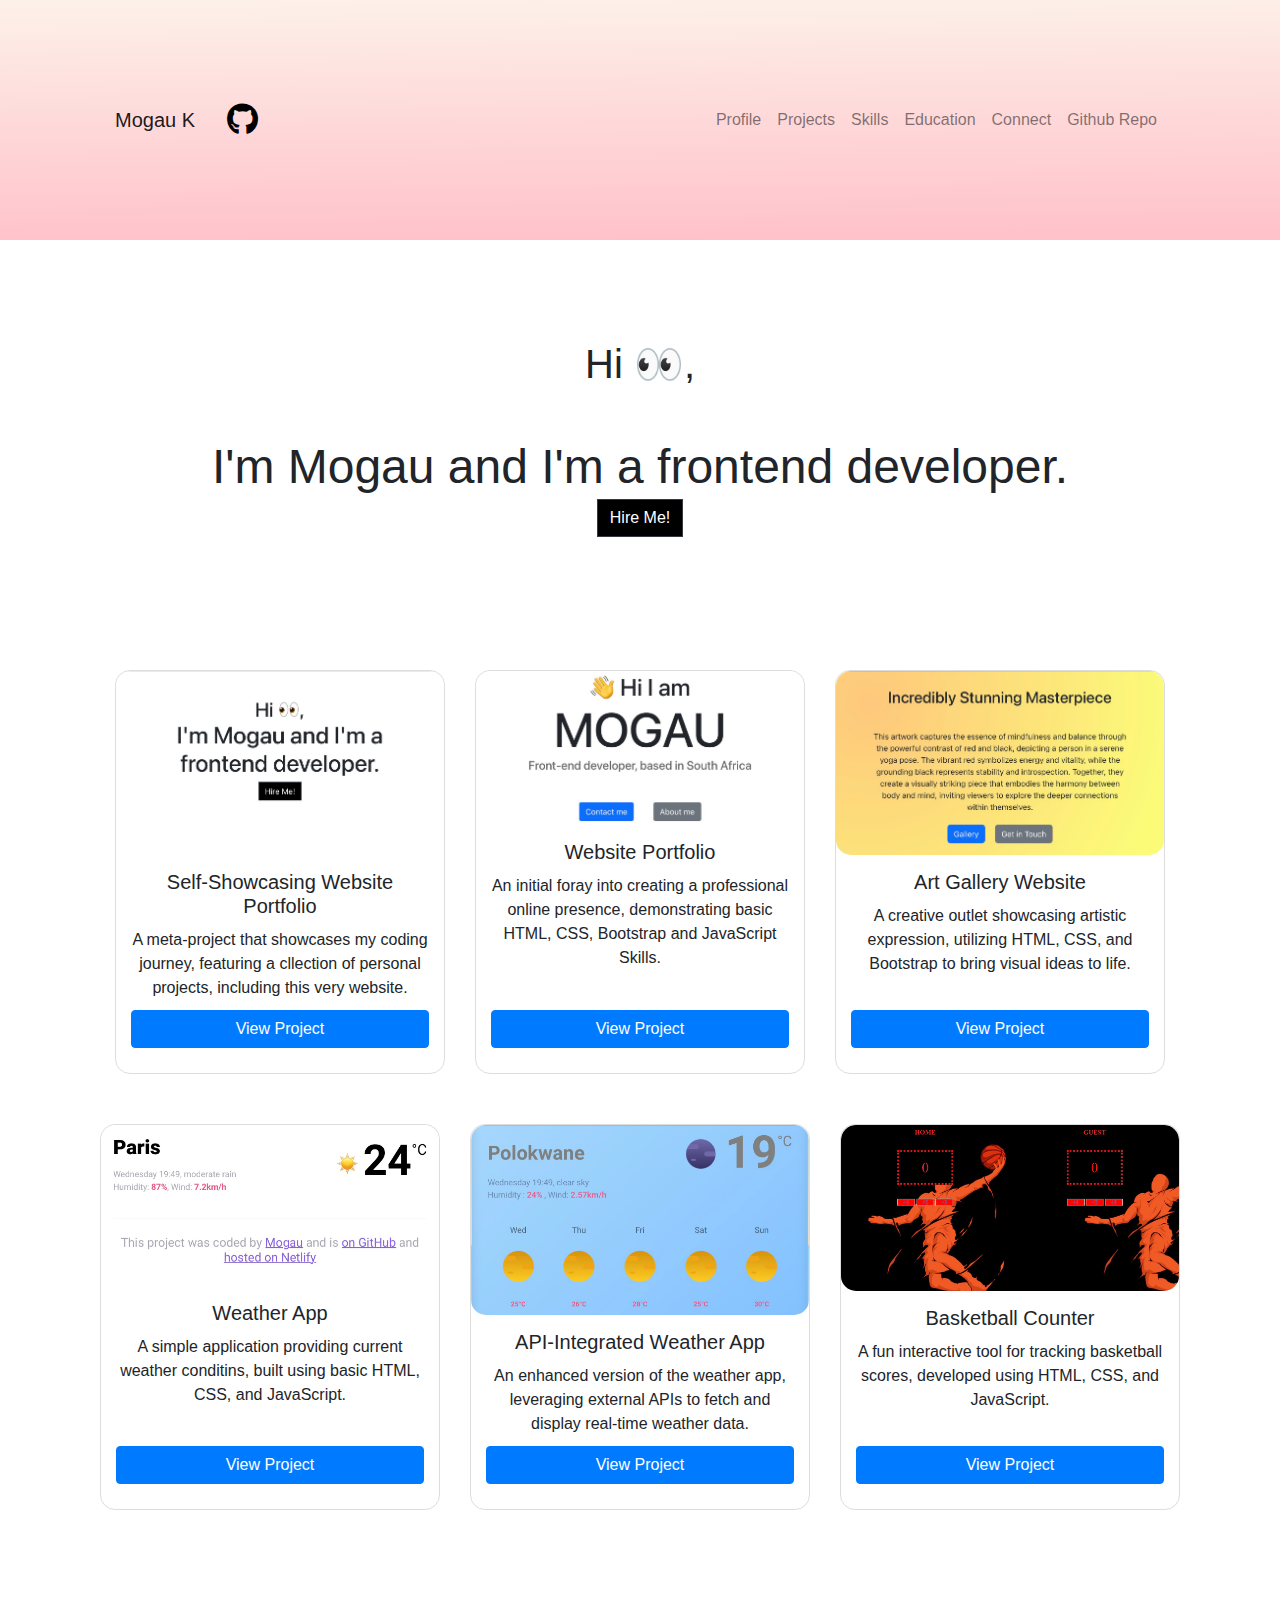
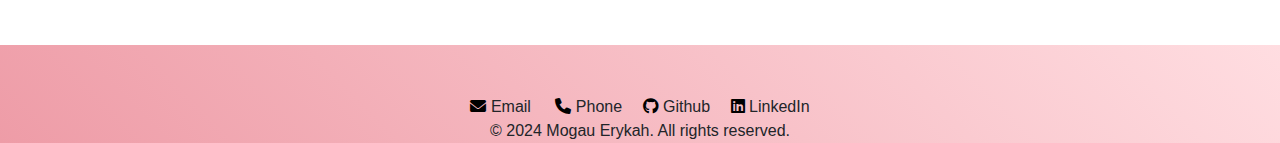
<file: index.html>
<!DOCTYPE html>
<html lang="en">
<head>
    <meta charset="UTF-8">
    <meta name="viewport" content="width=device-width, initial-scale=1.0">
    <meta name="description" content="My name is Mogau Kekana. I am a frontend developer showcasing my portfolio.">
    <meta name="keywords" content="frontend developer, portfolio, resume, projects, coding journey, GitHub">
    <link rel="stylesheet" href="https://cdn.jsdelivr.net/npm/bootstrap@4.4.1/dist/css/bootstrap.min.css" integrity="sha384-Vkoo8x4CGsO3+Hhxv8T/Q5PaXtkKtu6ug5TOeNV6gBiFeWPGFN9MuhOf23Q9Ifjh" crossorigin="anonymous">
    <link rel="stylesheet" href="styles.css">
    <link rel="stylesheet" href="https://cdnjs.cloudflare.com/ajax/libs/font-awesome/6.0.0-beta3/css/all.min.css">
    <title>Mogau Erykah - Frontend Developer Portfolio</title>
</head>
<body>
    <div class="homepage-border">

    <div class="border-container">

        <header>

          <nav class="navbar about-navbar navbar-expand-lg navbar-light bg-light">
            <div class="container-fluid"> <a class="navbar-brand" href="#">
                  Mogau K
                  <a href="https://github.com/erykahkekana" class="ml-3" target="_blank" aria-label="GitHub">
                    <i class="fab fa-github fa-2x" style="color: black;"></i>
                </a>
              </a>
              <button class="navbar-toggler" type="button" data-bs-toggle="collapse" data-bs-target="#navbarNav" aria-controls="navbarNav" aria-expanded="false" aria-label="Toggle navigation">
                  <span class="navbar-toggler-icon"></span>
              </button>
              <div class="collapse navbar-collapse" id="navbarNav">
                  <ul class="navbar-nav ml-auto">
                    <li class="nav-item">
                      <a class="nav-link" href="about.html">Profile</a>
                  </li>
                      <li class="nav-item">
                          <a class="nav-link" href="work.html">Projects</a>
                      </li>
                      <li class="nav-item">
                          <a class="nav-link" href="#">Skills</a>
                      </li>
                      <li class="nav-item">
                          <a class="nav-link" href="#">Education</a>
                      </li>
                      <li class="nav-item">
                        <a class="nav-link" href="contact.html">Connect</a>
                    </li>
                    <li class="nav-item">
                      <a class="nav-link" href="https://github.com/erykahkekana/PortfolioPro.git">Github Repo</a>
                  </li>

                  
                  </ul>
              </div>
          </div> 
          </nav>

        </header>

        <main>
            <h1>
               <div>Hi 👀,</div>
               <div class="name-class">I'm Mogau and I'm a frontend developer.</div>
                <div><button type="button" class="btn btn-custom btn-outline-dark">Hire Me!</button></div>
                
            </h1>

            <div class="container">
                <div class="row">
                  <div class="col-md-4 col-sm-6 col-xs-12"> 
                    
                    <div class="card">
                        <img src="images/dev bb.jpg" class="card-img-top img-fluid" alt="Project 1">
                        <div class="card-body">
                          <h5 class="card-title">Self-Showcasing Website Portfolio</h5>
                          <p class="card-text">A meta-project that showcases my coding journey, featuring a cllection of personal projects, including this very website.</p>
                          <a href="https://mogaudevs.netlify.app/" class="btn btn-primary">View Project</a>
                        </div>
                      </div>
                  </div>
                  
                  <div class="col-md-4 col-sm-6 col-xs-12">
                  <div class="card">
                    <img src="images/newwebsite.jpg" class="card-img-top img-fluid" alt="Project 1">
                    <div class="card-body">
                      <h5 class="card-title">Website Portfolio</h5>
                      <p class="card-text">An initial foray into creating a professional online presence, demonstrating basic HTML, CSS, Bootstrap and JavaScript Skills.</p>
                      <a href="https://frontendy-devy.netlify.app/" class="btn btn-primary">View Project</a>
                    </div>
                    </div>
                  </div>

                  <div class="col-md-4 col-sm-6 col-xs-12">
                  <div class="card">
                    <img src="images/art app.jpg" class="card-img-top img-fluid" alt="Project 1">
                    <div class="card-body">
                      <h5 class="card-title">Art Gallery Website</h5>
                      <p class="card-text">A creative outlet showcasing artistic expression, utilizing HTML, CSS, and Bootstrap to bring visual ideas to life.</p>
                      <a href="https://joyful-fox-82d751.netlify.app/" class="btn btn-primary">View Project</a>
                    </div>
                    </div>
                  </div>
              </div>
                </div>

                <div class="row">
                    <div class="col-md-4 col-sm-6 col-xs-12"> 
                      
                      <div class="card">
                          <img src="images/newweather.jpg" class="card-img-top img-fluid" alt="Project 1">
                          <div class="card-body">
                            <h5 class="card-title">Weather App</h5>
                            <p class="card-text">A simple application providing current weather conditins, built using basic HTML, CSS, and JavaScript.</p>
                            <a href="https://dreamy-donut-5ace9c.netlify.app/" class="btn btn-primary">View Project</a>
                          </div>
                        </div>
                    </div>
                    
                    <div class="col-md-4 col-sm-6 col-xs-12">
                    <div class="card">
                      <img src="images/weather b.jpg" class="card-img-top img-fluid" alt="Project 1">
                      <div class="card-body">
                        <h5 class="card-title">API-Integrated Weather App</h5>
                        <p class="card-text">An enhanced version of the weather app, leveraging external APIs to fetch and display real-time weather data.</p>
                        <a href="https://kloudd.netlify.app/" class="btn btn-primary">View Project</a>
                      </div>
                      </div>
                    </div>
  
                    <div class="col-md-4 col-sm-6 col-xs-12">
                    <div class="card">
                      <img src="images/newbasketball.jpg" class="card-img-top img-fluid" alt="Project 1">
                      <div class="card-body">
                        <h5 class="card-title">Basketball Counter</h5>
                        <p class="card-text">A fun interactive tool for tracking basketball scores, developed using HTML, CSS, and JavaScript.</p>
                        <a href="https://vermillion-flan-e4839f.netlify.app/" class="btn btn-primary">View Project</a>
                      </div>
                      </div>
                    </div>
                </div>
                  </div>
              
                </div>

        </main>
        

        <footer class=" footer text-center" id="work-contacts">
          <span style="margin-right: 20px; display: inline-block;"> <a href="mailto:kekanaerykah@gmail.com"><i class="fa-solid fa-envelope fa-1x" style="color:#000;"> </i></a> Email</span>
          <span> <a href="tel:0609603864"><i class="fa-solid fa-phone fa-1x" style="color:#000;"> </i></a> Phone</span>
          <span> <a href="https://github.com/erykahkekana" class="ml-3" target="_blank" aria-label="GitHub">
            <i class="fab fa-github fa-1x" style="color: black;"></i>
        </a> Github</span>
        <span>
          <a href="https://www.linkedin.com/in/mogau-ramara/" class="ml-3" target="_blank" aria-label="LinkedIn">
            <i class="fab fa-linkedin fa-1x" style="color: black;"></i>
          </a> LinkedIn</span>

          <div class="container">
            <div class="copyright-footer">© 2024 Mogau Erykah. All rights reserved.</div>
          </div>
            
        </footer>

        </div>
</div>

<script src="https://code.jquery.com/jquery-3.6.0.min.js"></script>
<script src="https://cdn.jsdelivr.net/npm/bootstrap@5.3.0-alpha3/dist/js/bootstrap.bundle.min.js"></script>
    <script src="https://code.jquery.com/jquery-3.4.1.slim.min.js" integrity="sha384-DfXdz2htPH0lsSSs5nCTpuj/zyN+Dx0S4p4j0g5z0Q5Z6f6/4A6jRPk6EL9V5iF" crossorigin="anonymous"></script>
    <script src="https://cdn.jsdelivr.net/npm/@popperjs/core@2.9.3/dist/umd/popper.min.js" integrity="sha384-CB+Pcb5V1dY5D7vFe9E8G/oHcJ+KpQ7C4nU3vGoq5f6E6tfK6T7r7F9bh4f4J5B" crossorigin="anonymous"></script>
    <script src="https://cdn.jsdelivr.net/npm/bootstrap@4.4.1/dist/js/bootstrap.min.js" integrity="sha384-KyZXEAg3QhqLMpG8r+Knujsl8yGv4E4ZyTnW1INxP+uI05tx3X5D7Z5PdtJjQ0R1" crossorigin="anonymous"></script>
</body>
</html>
</file>
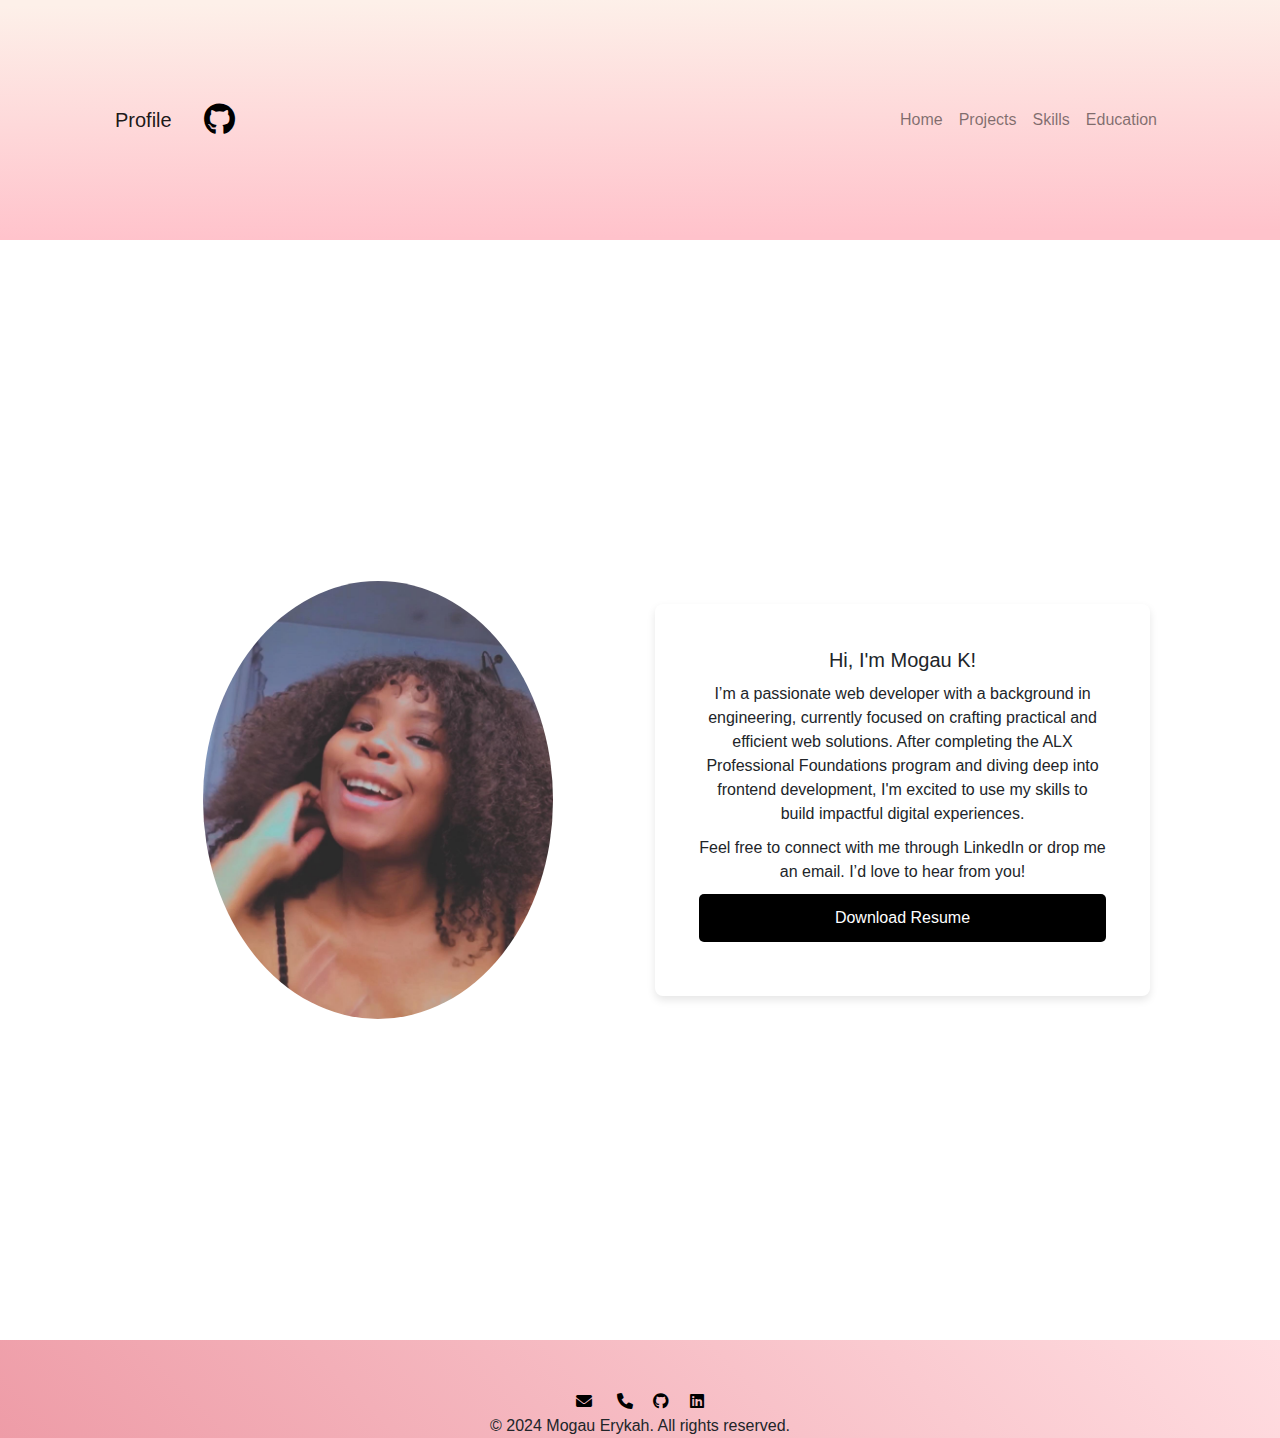
<file: about.html>
<!DOCTYPE html>
<html lang="en">
<head>
    <meta charset="UTF-8">
    <meta name="viewport" content="width=device-width, initial-scale=1.0">
    <meta name="description" content="My name is Mogau Kekana. I am a frontend developer showcasing my portfolio.">
    <meta name="keywords" content="frontend developer, portfolio, resume, projects, coding journey, GitHub">
    <link rel="stylesheet" href="https://cdn.jsdelivr.net/npm/bootstrap@4.4.1/dist/css/bootstrap.min.css" integrity="sha384-Vkoo8x4CGsO3+Hhxv8T/Q5PaXtkKtu6ug5TOeNV6gBiFeWPGFN9MuhOf23Q9Ifjh" crossorigin="anonymous">
    <link rel="stylesheet" href="styles.css">
    <link rel="stylesheet" href="https://cdnjs.cloudflare.com/ajax/libs/font-awesome/6.0.0-beta3/css/all.min.css">
    <title>Mogau Erykah - Frontend Developer Portfolio</title>
</head>

<body class="body">
    <header>

        <nav class="navbar about-navbar navbar-expand-lg navbar-light bg-light">
          <div class="container-fluid"> <a class="navbar-brand" href="#">
                Profile
                <a href="https://github.com/erykahkekana" class="ml-3" target="_blank" aria-label="GitHub">
                  <i class="fab fa-github fa-2x" style="color: black;"></i>
              </a>
            </a>
            <button class="navbar-toggler" type="button" data-bs-toggle="collapse" data-bs-target="#navbarNav" aria-controls="navbarNav" aria-expanded="false" aria-label="Toggle navigation">
                <span class="navbar-toggler-icon"></span>
            </button>
            <div class="collapse navbar-collapse" id="navbarNav">
                <ul class="navbar-nav ml-auto">
                  <li class="nav-item">
                    <a class="nav-link" href="index.html">Home</a>
                </li>
                    <li class="nav-item">
                        <a class="nav-link" href="work.html">Projects</a>
                    </li>
                    <li class="nav-item">
                        <a class="nav-link" href="#">Skills</a>
                    </li>
                    <li class="nav-item">
                        <a class="nav-link" href="#">Education</a>
                    </li>
                </ul>
            </div>
        </div> 
        </nav>

        </header>

        <main>
            

                <div class="container about-container">
                    <div class="row align-items-center">
                        <div class="col-md-6">
                            <img src="images/devgirly.jpeg" class="img-fluid profile-image" alt="Mogau K">
                        </div>
                        <div class="col-md-6">
                            <div class="about-card">
                                <div class="card-body">
                                    <h5 class="card-title">Hi, I'm Mogau K!</h5>
                                    <p class="card-text">
                                        I’m a passionate web developer with a background in engineering, currently focused on crafting practical and efficient web solutions. After completing the ALX Professional Foundations program and diving deep into frontend development, I'm excited to use my skills to build impactful digital experiences.
                                    </p>
                                    <p class="card-text">
                                        Feel free to connect with me through LinkedIn or drop me an email. I’d love to hear from you!
                                    </p>
                                    <a href="path/to/your-resume.pdf" class="btn btn-black" download="Mogau Ramara CV.pdf">Download Resume</a>
                                </div>
                            </div>
                        </div>
                    </div>
                </div>
                


             
            
            
           




        </main>


<footer class=" footer text-center">
    <span style="margin-right: 20px; display: inline-block;"> <a href="mailto:kekanaerykah@gmail.com"><i class="fa-solid fa-envelope fa-1x" style="color:#000;"> </i></a></span>
    <span> <a href="tel:0609603864"><i class="fa-solid fa-phone fa-1x" style="color:#000;"> </i></a></span>
    <span> <a href="https://github.com/erykahkekana" class="ml-3" target="_blank" aria-label="GitHub">
      <i class="fab fa-github fa-1x" style="color: black;"></i>
  </a></span>
  <span>
    <a href="https://www.linkedin.com/in/mogau-ramara/" class="ml-3" target="_blank" aria-label="LinkedIn">
      <i class="fab fa-linkedin fa-1x" style="color: black;"></i>
    </a>
  </span>
  
  <div class="container">
    <div class="copyright-footer">© 2024 Mogau Erykah. All rights reserved.</div>
  </div>
    
</footer>

</div>
</div>

<script src="https://code.jquery.com/jquery-3.6.0.min.js"></script>
<script src="https://cdn.jsdelivr.net/npm/bootstrap@5.3.0-alpha3/dist/js/bootstrap.bundle.min.js"></script>
<script src="https://code.jquery.com/jquery-3.4.1.slim.min.js" integrity="sha384-DfXdz2htPH0lsSSs5nCTpuj/zyN+Dx0S4p4j0g5z0Q5Z6f6/4A6jRPk6EL9V5iF" crossorigin="anonymous"></script>
<script src="https://cdn.jsdelivr.net/npm/@popperjs/core@2.9.3/dist/umd/popper.min.js" integrity="sha384-CB+Pcb5V1dY5D7vFe9E8G/oHcJ+KpQ7C4nU3vGoq5f6E6tfK6T7r7F9bh4f4J5B" crossorigin="anonymous"></script>
<script src="https://cdn.jsdelivr.net/npm/bootstrap@4.4.1/dist/js/bootstrap.min.js" integrity="sha384-KyZXEAg3QhqLMpG8r+Knujsl8yGv4E4ZyTnW1INxP+uI05tx3X5D7Z5PdtJjQ0R1" crossorigin="anonymous"></script>
</body>
</html>
</file>
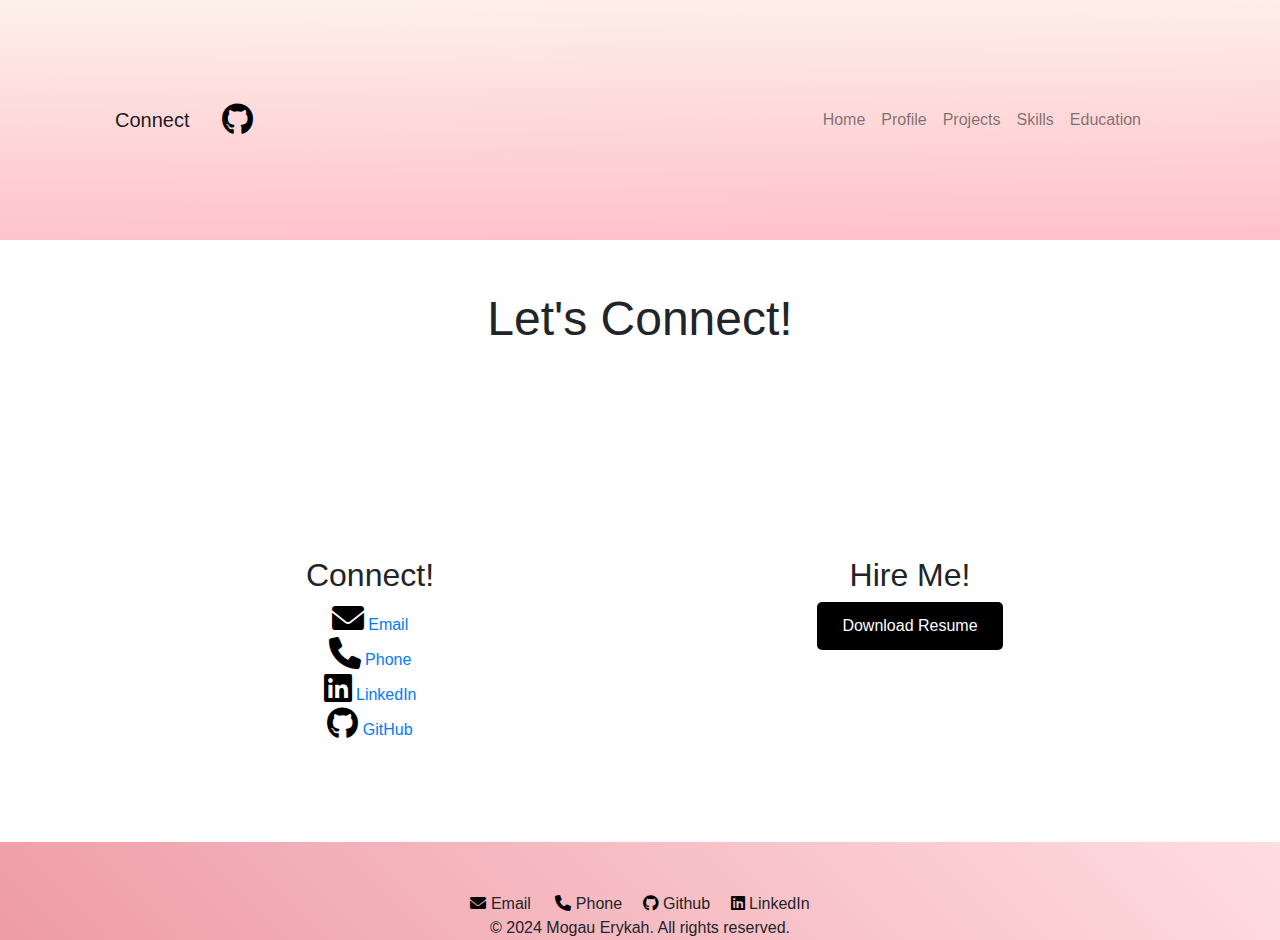
<file: contact.html>
<!DOCTYPE html>
<html lang="en">
<head>
    <meta charset="UTF-8">
    <meta name="viewport" content="width=device-width, initial-scale=1.0">
    <meta name="description" content="My name is Mogau Kekana. I am a frontend developer showcasing my portfolio.">
    <meta name="keywords" content="frontend developer, portfolio, resume, projects, coding journey, GitHub">
    <link rel="stylesheet" href="https://cdn.jsdelivr.net/npm/bootstrap@4.4.1/dist/css/bootstrap.min.css" integrity="sha384-Vkoo8x4CGsO3+Hhxv8T/Q5PaXtkKtu6ug5TOeNV6gBiFeWPGFN9MuhOf23Q9Ifjh" crossorigin="anonymous">
    <link rel="stylesheet" href="styles.css">
    <link rel="stylesheet" href="https://cdnjs.cloudflare.com/ajax/libs/font-awesome/6.0.0-beta3/css/all.min.css">
    <title>Mogau Erykah - Frontend Developer Portfolio</title>
</head>

<body class="body">
    <header>

        <nav class="navbar about-navbar navbar-expand-lg navbar-light bg-light">
          <div class="container-fluid"> <a class="navbar-brand" href="#">
                Connect
                <a href="https://github.com/erykahkekana" class="ml-3" target="_blank" aria-label="GitHub">
                  <i class="fab fa-github fa-2x" style="color: black;"></i>
              </a>
            </a>
            <button class="navbar-toggler" type="button" data-bs-toggle="collapse" data-bs-target="#navbarNav" aria-controls="navbarNav" aria-expanded="false" aria-label="Toggle navigation">
                <span class="navbar-toggler-icon"></span>
            </button>
            <div class="collapse navbar-collapse" id="navbarNav">
                <ul class="navbar-nav ml-auto">
                  <li class="nav-item">
                    <a class="nav-link" href="index.html">Home</a>
                </li>
                    <li class="nav-item">
                        <a class="nav-link" href="about.html">Profile</a>
                    </li>
                    <li class="nav-item">
                      <a class="nav-link" href="work.html">Projects</a>
                  </li>
                    <li class="nav-item">
                        <a class="nav-link" href="#">Skills</a>
                    </li>
                    <li class="nav-item">
                        <a class="nav-link" href="#">Education</a>
                    </li>
                    <li class="nav-item"></li>
                        <a class="nav-link" href="contacts"></a>
                    </li>
                </ul>
            </div>
        </div> 
        </nav>

    </header>
    
        <h1 class="contact-header">
          <div class="name-class">Let's Connect!</div>
        </h1>
        
        <main>
          <div class="container text-center contact-container">
            <div class="row justify-content-center">
              <div class="col-md-6">
                <h2>Connect!</h2>
                <div class="contact-info">
                  <div class="contact-item">
                    <a href="mailto:kekanaerykah@gmail.com">
                      <i class="fa-solid fa-envelope fa-2x" style="color:#000;"></i> Email
                    </a>
                  </div>
                  <div class="contact-item">
                    <a href="tel:0609603864">
                      <i class="fa-solid fa-phone fa-2x" style="color:#000;"></i> Phone
                    </a>
                  </div>
                  <div class="contact-item">
                    <a href="https://www.linkedin.com/in/mogau-ramara/" target="_blank" aria-label="LinkedIn">
                      <i class="fab fa-linkedin fa-2x" style="color: black;"></i> LinkedIn
                    </a>
                  </div>
                  <div class="contact-item">
                    <a href="https://github.com/erykahkekana" target="_blank" aria-label="GitHub">
                      <i class="fab fa-github fa-2x" style="color: black;"></i> GitHub
                    </a>
                  </div>
                </div>
              </div>
              <div class="col-md-6">
                <h2>Hire Me!</h2>
                <div class="download-resume">
                  <a href="path/to/your-resume.pdf" class="btn btn-black" download="Mogau Ramara CV.pdf">Download Resume</a>
                </div>
              </div>
            </div>
          </div>
        </main>

        <footer class=" footer text-center" id="contacts">
            <span style="margin-right: 20px; display: inline-block;"> <a href="mailto:kekanaerykah@gmail.com"><i class="fa-solid fa-envelope fa-1x" style="color:#000;"> </i></a> Email</span>
            <span> <a href="tel:0609603864"><i class="fa-solid fa-phone fa-1x" style="color:#000;"> </i></a> Phone</span>
            <span> <a href="https://github.com/erykahkekana" class="ml-3" target="_blank" aria-label="GitHub">
              <i class="fab fa-github fa-1x" style="color: black;"></i>
          </a> Github</span>
          <span>
            <a href="https://www.linkedin.com/in/mogau-ramara/" class="ml-3" target="_blank" aria-label="LinkedIn">
              <i class="fab fa-linkedin fa-1x" style="color: black;"></i>
            </a> LinkedIn</span>
  
            <div class="container">
              <div class="copyright-footer">© 2024 Mogau Erykah. All rights reserved.</div>
            </div>
              
          </footer>

</div>
</div>

<script src="https://code.jquery.com/jquery-3.6.0.min.js"></script>
<script src="https://cdn.jsdelivr.net/npm/bootstrap@5.3.0-alpha3/dist/js/bootstrap.bundle.min.js"></script>
<script src="https://code.jquery.com/jquery-3.4.1.slim.min.js" integrity="sha384-DfXdz2htPH0lsSSs5nCTpuj/zyN+Dx0S4p4j0g5z0Q5Z6f6/4A6jRPk6EL9V5iF" crossorigin="anonymous"></script>
<script src="https://cdn.jsdelivr.net/npm/@popperjs/core@2.9.3/dist/umd/popper.min.js" integrity="sha384-CB+Pcb5V1dY5D7vFe9E8G/oHcJ+KpQ7C4nU3vGoq5f6E6tfK6T7r7F9bh4f4J5B" crossorigin="anonymous"></script>
<script src="https://cdn.jsdelivr.net/npm/bootstrap@4.4.1/dist/js/bootstrap.min.js" integrity="sha384-KyZXEAg3QhqLMpG8r+Knujsl8yGv4E4ZyTnW1INxP+uI05tx3X5D7Z5PdtJjQ0R1" crossorigin="anonymous"></script>
</body>
</html>
</file>
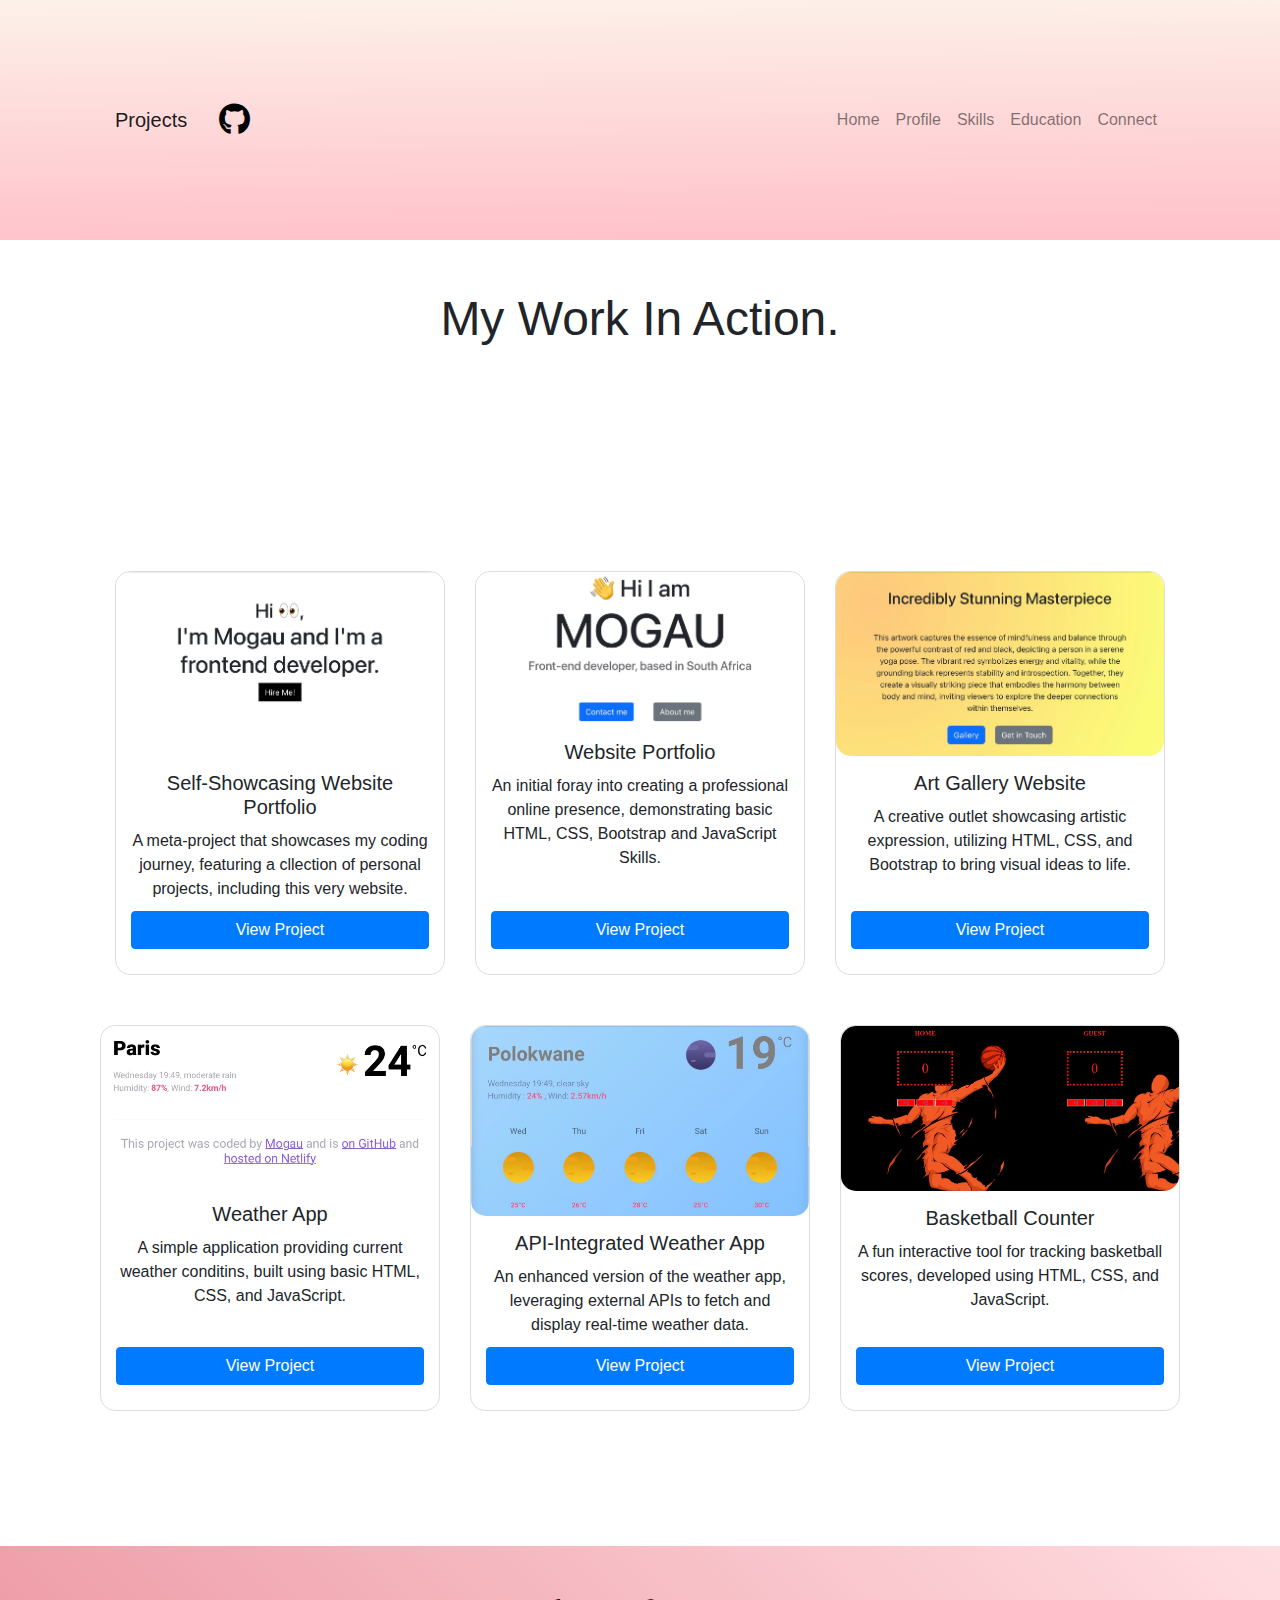
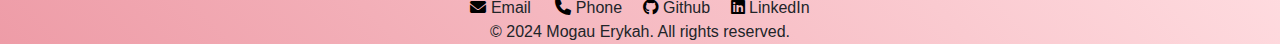
<file: work.html>
<!DOCTYPE html>
<html lang="en">
<head>
    <meta charset="UTF-8">
    <meta name="viewport" content="width=device-width, initial-scale=1.0">
    <meta name="description" content="My name is Mogau Kekana. I am a frontend developer showcasing my portfolio.">
    <meta name="keywords" content="frontend developer, portfolio, resume, projects, coding journey, GitHub">
    <link rel="stylesheet" href="https://cdn.jsdelivr.net/npm/bootstrap@4.4.1/dist/css/bootstrap.min.css" integrity="sha384-Vkoo8x4CGsO3+Hhxv8T/Q5PaXtkKtu6ug5TOeNV6gBiFeWPGFN9MuhOf23Q9Ifjh" crossorigin="anonymous">
    <link rel="stylesheet" href="styles.css">
    <link rel="stylesheet" href="https://cdnjs.cloudflare.com/ajax/libs/font-awesome/6.0.0-beta3/css/all.min.css">
    <title>Mogau Erykah - Frontend Developer Portfolio</title>
</head>

<body class="body">
    <header>

        <nav class="navbar about-navbar navbar-expand-lg navbar-light bg-light">
          <div class="container-fluid"> <a class="navbar-brand" href="#">
                Projects
                <a href="https://github.com/erykahkekana" class="ml-3" target="_blank" aria-label="GitHub">
                  <i class="fab fa-github fa-2x" style="color: black;"></i>
              </a>
            </a>
            <button class="navbar-toggler" type="button" data-bs-toggle="collapse" data-bs-target="#navbarNav" aria-controls="navbarNav" aria-expanded="false" aria-label="Toggle navigation">
                <span class="navbar-toggler-icon"></span>
            </button>
            <div class="collapse navbar-collapse" id="navbarNav">
                <ul class="navbar-nav ml-auto">
                  <li class="nav-item">
                    <a class="nav-link" href="index.html">Home</a>
                </li>
                    <li class="nav-item">
                        <a class="nav-link" href="about.html">Profile</a>
                    </li>
                    <li class="nav-item">
                        <a class="nav-link" href="#">Skills</a>
                    </li>
                    <li class="nav-item">
                        <a class="nav-link" href="#">Education</a>
                    </li>
                    <li class="nav-item"></li>
                        <a class="nav-link" href="contact.html">Connect</a>
                    </li>
                </ul>
            </div>
        </div> 
        </nav>

    </header>
    <h1>
            <div class="name-class work-header" >My Work In Action.</div>
             
             
         </h1>

        <main>
            
            
            <div class="container" id="work-container">
                <div class="row">
                  <div class="col-md-4 col-sm-6 col-xs-12"> 
                   
                    <div class="card">
                        <img src="images/dev bb.jpg" class="card-img-top img-fluid" alt="Project 1">
                        <div class="card-body">
                          <h5 class="card-title">Self-Showcasing Website Portfolio</h5>
                          <p class="card-text">A meta-project that showcases my coding journey, featuring a cllection of personal projects, including this very website.</p>
                          <a href="https://mogaudevs.netlify.app/" class="btn btn-primary">View Project</a>
                        </div>
                      </div>
                  </div>
                  
                  <div class="col-md-4 col-sm-6 col-xs-12">
                  <div class="card">
                    <img src="images/newwebsite.jpg" class="card-img-top img-fluid" alt="Project 1">
                    <div class="card-body">
                      <h5 class="card-title">Website Portfolio</h5>
                      <p class="card-text">An initial foray into creating a professional online presence, demonstrating basic HTML, CSS, Bootstrap and JavaScript Skills.</p>
                      <a href="https://frontendy-devy.netlify.app/" class="btn btn-primary">View Project</a>
                    </div>
                    </div>
                  </div>

                  <div class="col-md-4 col-sm-6 col-xs-12">
                  <div class="card">
                    <img src="images/art app.jpg" class="card-img-top img-fluid" alt="Project 1">
                    <div class="card-body">
                      <h5 class="card-title">Art Gallery Website</h5>
                      <p class="card-text">A creative outlet showcasing artistic expression, utilizing HTML, CSS, and Bootstrap to bring visual ideas to life.</p>
                      <a href="https://joyful-fox-82d751.netlify.app/" class="btn btn-primary">View Project</a>
                    </div>
                    </div>
                  </div>
              </div>
                </div>

                <div class="row">
                    <div class="col-md-4 col-sm-6 col-xs-12"> 
                     
                      <div class="card">
                          <img src="images/newweather.jpg" class="card-img-top img-fluid" alt="Project 1">
                          <div class="card-body">
                            <h5 class="card-title">Weather App</h5>
                            <p class="card-text">A simple application providing current weather conditins, built using basic HTML, CSS, and JavaScript.</p>
                            <a href="https://dreamy-donut-5ace9c.netlify.app/" class="btn btn-primary">View Project</a>
                          </div>
                        </div>
                    </div>
                    
                    <div class="col-md-4 col-sm-6 col-xs-12">
                    <div class="card">
                      <img src="images/weather b.jpg" class="card-img-top img-fluid" alt="Project 1">
                      <div class="card-body">
                        <h5 class="card-title">API-Integrated Weather App</h5>
                        <p class="card-text">An enhanced version of the weather app, leveraging external APIs to fetch and display real-time weather data.</p>
                        <a href="https://kloudd.netlify.app/" class="btn btn-primary">View Project</a>
                      </div>
                      </div>
                    </div>
  
                    <div class="col-md-4 col-sm-6 col-xs-12">
                    <div class="card">
                      <img src="images/newbasketball.jpg" class="card-img-top img-fluid" alt="Project 1">
                      <div class="card-body">
                        <h5 class="card-title">Basketball Counter</h5>
                        <p class="card-text">A fun interactive tool for tracking basketball scores, developed using HTML, CSS, and JavaScript.</p>
                        <a href="https://vermillion-flan-e4839f.netlify.app/" class="btn btn-primary">View Project</a>
                      </div>
                      </div>
                    </div>
                </div>
                  </div>
              
                </div>





        </main>


        <footer class=" footer text-center" >
            <span style="margin-right: 20px; display: inline-block;"> <a href="mailto:kekanaerykah@gmail.com"><i class="fa-solid fa-envelope fa-1x" style="color:#000;"> </i></a> Email</span>
            <span> <a href="tel:0609603864"><i class="fa-solid fa-phone fa-1x" style="color:#000;"> </i></a> Phone</span>
            <span> <a href="https://github.com/erykahkekana" class="ml-3" target="_blank" aria-label="GitHub">
              <i class="fab fa-github fa-1x" style="color: black;"></i>
          </a> Github</span>
          <span>
            <a href="https://www.linkedin.com/in/mogau-ramara/" class="ml-3" target="_blank" aria-label="LinkedIn">
              <i class="fab fa-linkedin fa-1x" style="color: black;"></i>
            </a> LinkedIn</span>
  
            <div class="container">
              <div class="copyright-footer">© 2024 Mogau Erykah. All rights reserved.</div>
            </div>
              
          </footer>

</div>
</div>

<script src="https://code.jquery.com/jquery-3.6.0.min.js"></script>
<script src="https://cdn.jsdelivr.net/npm/bootstrap@5.3.0-alpha3/dist/js/bootstrap.bundle.min.js"></script>
<script src="https://code.jquery.com/jquery-3.4.1.slim.min.js" integrity="sha384-DfXdz2htPH0lsSSs5nCTpuj/zyN+Dx0S4p4j0g5z0Q5Z6f6/4A6jRPk6EL9V5iF" crossorigin="anonymous"></script>
<script src="https://cdn.jsdelivr.net/npm/@popperjs/core@2.9.3/dist/umd/popper.min.js" integrity="sha384-CB+Pcb5V1dY5D7vFe9E8G/oHcJ+KpQ7C4nU3vGoq5f6E6tfK6T7r7F9bh4f4J5B" crossorigin="anonymous"></script>
<script src="https://cdn.jsdelivr.net/npm/bootstrap@4.4.1/dist/js/bootstrap.min.js" integrity="sha384-KyZXEAg3QhqLMpG8r+Knujsl8yGv4E4ZyTnW1INxP+uI05tx3X5D7Z5PdtJjQ0R1" crossorigin="anonymous"></script>
</body>
</html>
</file>
<file: styles.css>
/* index Styles */
html {
    scroll-behavior: smooth;
}
.navbar {
    padding: 100px;
    background: linear-gradient(179.4deg, rgb(253, 240, 233) 2.2%, rgb(255, 194, 203) 96.2%);
}

main {
    padding: 100px;
    text-align: center;
}

h1 {
    padding-bottom: 100px;
}

.name-class {
    font-size: larger;
    text-align: center;
    padding-top: 25px;
    margin-top:25px;
}

.btn-custom {
    background-color: black;
    color: white;
    border-radius: 0;
}

.btn-custom:hover {
    background-color: white;
    color: black;
}

.card {
    display: flex;
    flex-direction: column;
    margin-bottom: 20px;
    min-height: 300px;
    justify-content: space-between;
    flex: 1 0 30%;
    border: 1px solid #ddd; 
    border-radius: 15px;
    overflow: hidden; 
}

.card-body {
    display: flex;
    flex-direction: column; 
    justify-content: space-between; 
    flex-grow: 1;
    padding: 15px;
}

.card-title, .card-text, .btn {
    margin-bottom: 10px; 
}

.card-body .btn {
    margin-top: auto; 
}

.card-img-top {
    width: 100%;
    height: auto;
    object-fit: cover;
    border-radius: 15px;
}

.col-md-4, .col-sm-6, .col-xs-12 {
    padding: 15px;
    display: flex;
    justify-content: center;
}

.row {
    margin-right: -15px;
    margin-left: -15px;
    display: flex;
    flex-wrap: wrap;
}

footer {
    padding-top: 50px; 
    background: linear-gradient(45deg, #ee9ca7 0%, #ffdde1 100%);
}
}

.copyright-footer {
    padding-top: 20px; 
}

img {
    max-width: 100%;
    height: auto;
}

@media (max-width: 576px) {
    .navbar {
        padding: 20px;
    }

    main {
        padding: 20px;
    }

    h1 {
        padding-bottom: 20px;
    }

    .card {
        margin-bottom: 15px;
        min-height: 200px;
    }

    .btn {
        font-size: 16px;
    }

    .fa {
        font-size: 1.5rem;
    }
}

@media (max-width: 768px) {
    .navbar {
        padding: 40px;
    }

    main {
        padding: 40px;
    }

    .card {
        min-width: 100%;
        margin: 10px 0;
    }
    
    .btn {
        font-size: 18px;
    }
}

/*Profile, about.html styling */

.btn-black {
    background-color: black;
    color: white;
    border: none;
    padding: 12px 25px; /* Slightly larger padding for better touch experience */
    text-decoration: none;
    display: inline-block;
    border-radius: 5px; 
    transition: background-color 0.3s ease; 
}

.btn-black:hover {
    background-color: #444; 
    color: white;
}

.about-container {
    display: flex;
    justify-content: center;
    align-items: center;
    min-height: 100vh;
    padding: 15px;
    box-sizing: border-box;
    padding-top: 0;
    margin-top: 0;
    flex-wrap: wrap; 

.row {
    width: 100%;
}

.about-card {
    padding: 20px;
    background: #fff;
    border-radius: 8px; 
    max-width: 100%;
    box-shadow: 0 4px 8px rgba(0, 0, 0, 0.1);
    box-sizing: border-box;
    transition: transform 0.2s ease; 
}

.about-card:hover {
    transform: translateY(-5px); 
}

.profile-image {
    width: 100%;
    max-width: 250px;
    height: auto;
    border-radius: 50%; 
    object-fit: cover;
    transition: transform 0.3s ease; 
}

.profile-image:hover {
    transform: scale(1.05); 
}

.card-body {
    padding: 1.5rem; 
}

@media (max-width: 576px) {
    .about-card {
        font-size: 14px;
        padding: 10px;
    }
    .btn-black {
        font-size: 14px;
    }
}

@media (min-width: 992px) {
    .col-md-6 {
        flex: 0 0 50%;
        max-width: 50%;
    }

    .profile-image {
        max-width: 350px; 
    }
}

.col-md-6 {
    display: flex;
    justify-content: center;
    align-items: center;
}

.about-navbar {
    margin-bottom: 0; 
    padding-bottom: 0; 
}

.body {
    padding-top: 0; 
    margin-top: 0; 
    background: linear-gradient(45deg, #ee9ca7 0%, #ffdde1 100%);
}
/*.....work.html projects styling ...*/
.work-header{
    padding-top: 30px;
}




/*...contact.html styling....*/
.contact-header{
    padding-top: 25px;
}

.contact-container {
    margin-top: -165px;
}
.inner {
    text-align: center;
}
.contact-header {
    text-align: center; 
  }
  
  .contact-info,
  .download-resume {
    display: flex;
    justify-content: space-between; 
    flex-direction: column;
    align-items: center;
   
  }
  
  
  .contact-item{
    margin-bottom: 10px;
  }
  
  .contact-info a,
  .download-resume a {
    margin-right: 10px; 
  }
  .col-md-6{
    padding-top: 35px;
  }
  

  @media (max-width: 768px) {
    .row {
      flex-direction: column; 
    .col-md-6 {
      width: 100%; 

    }
  }
</file>
